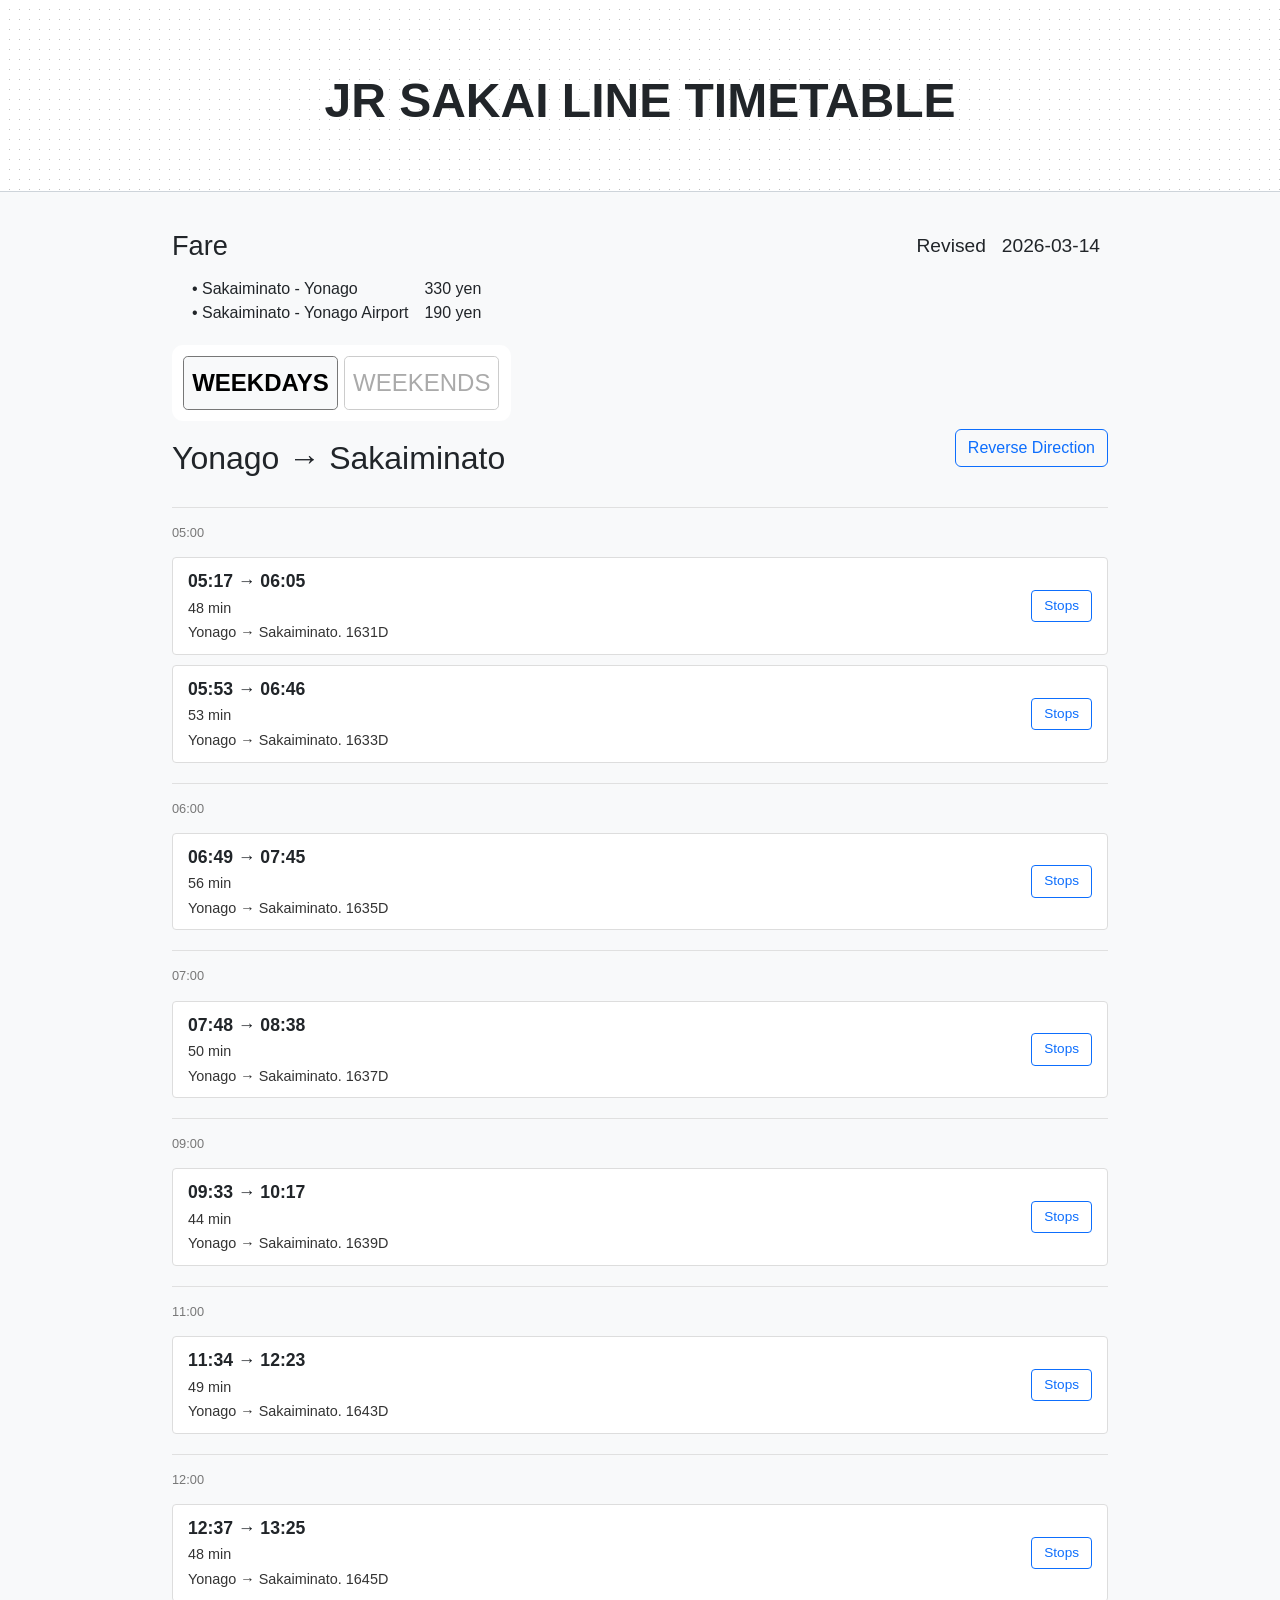
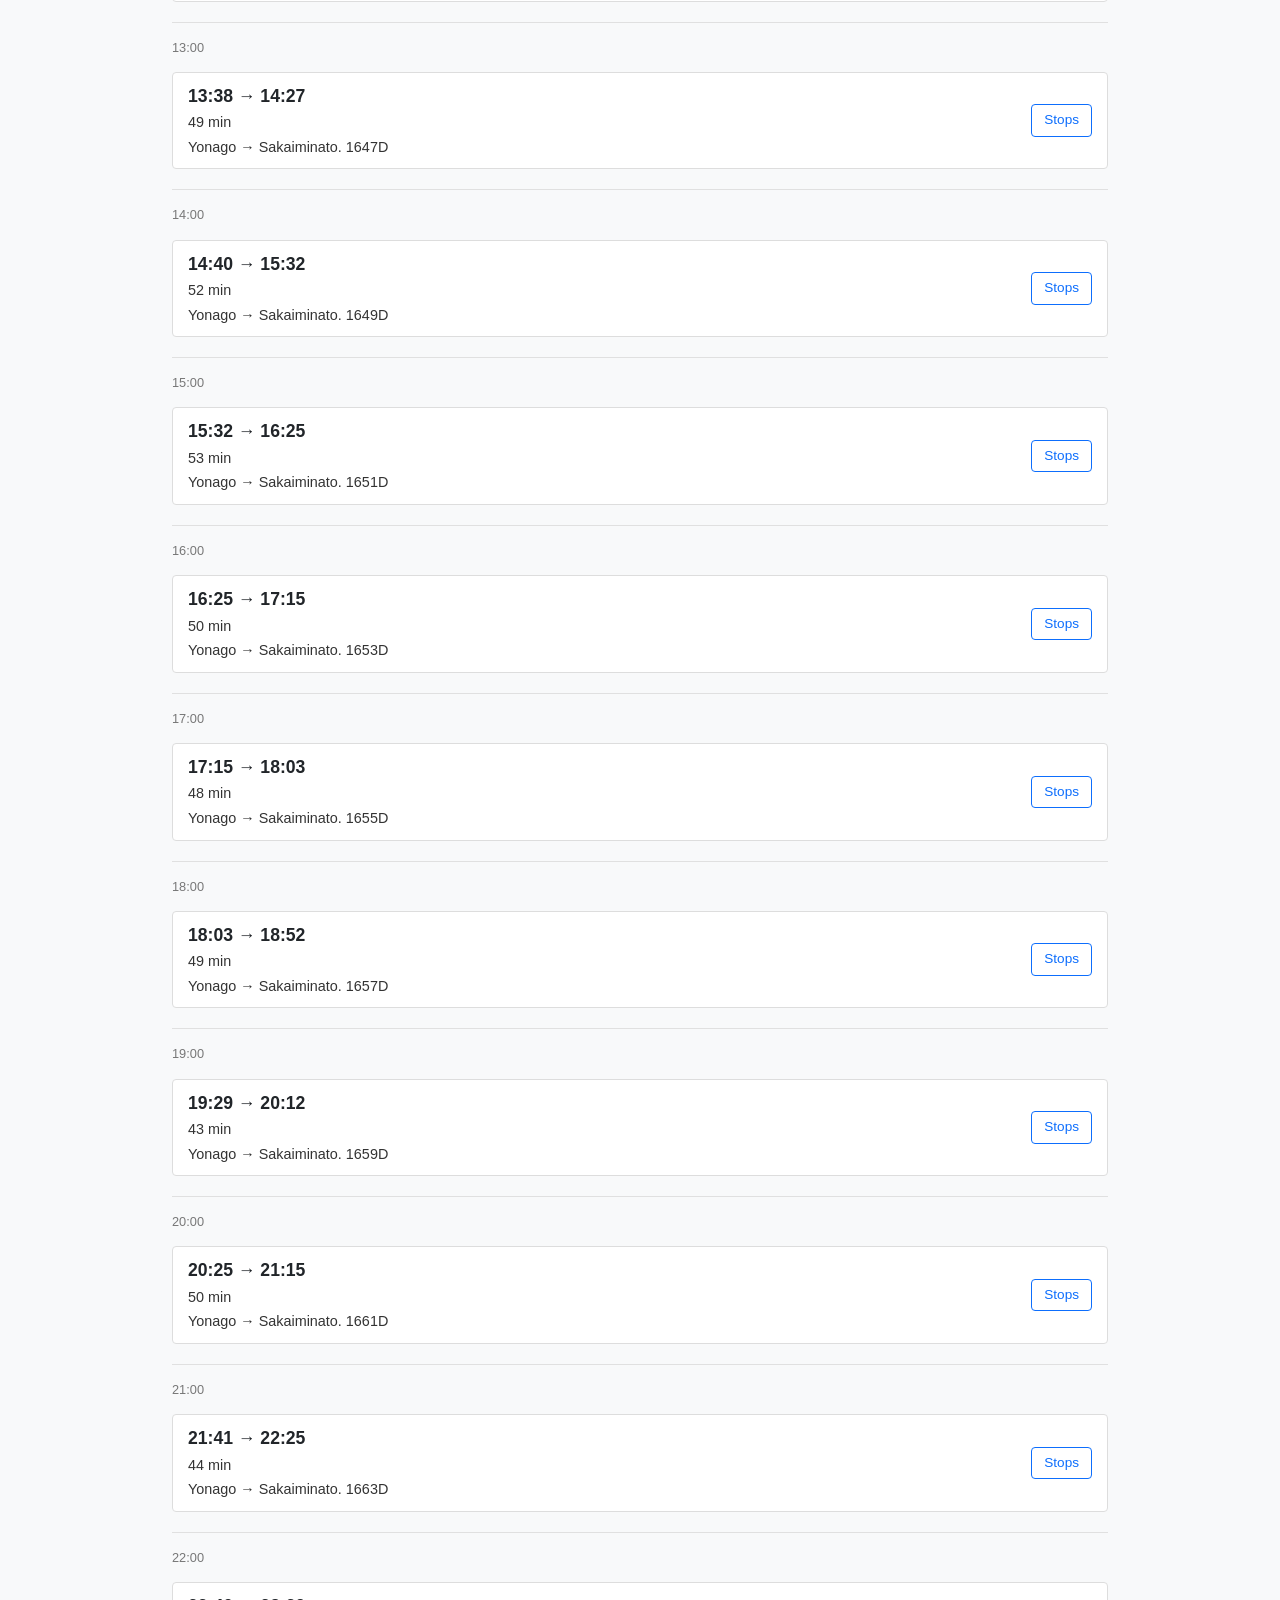
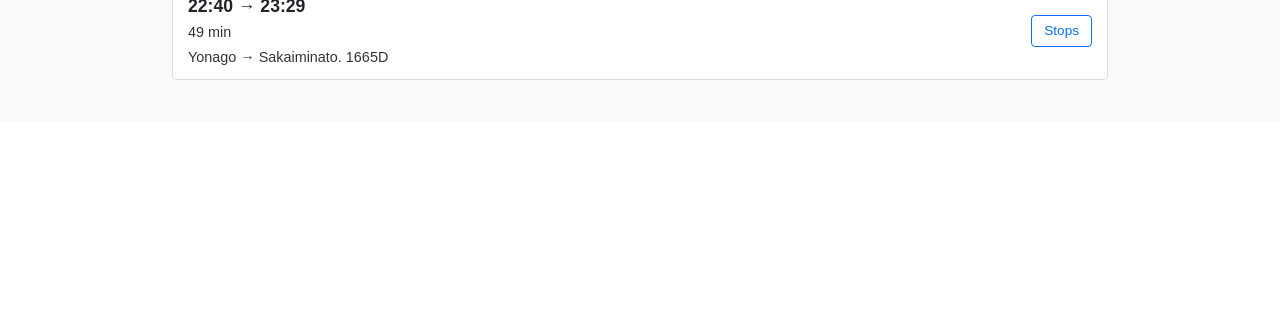
<file: index.html>
<!DOCTYPE html>
<html lang="en">
<head>
  <meta charset="UTF-8" />
  <meta name="viewport" content="width=device-width, initial-scale=1" />
  <title>Sakai Line</title>
  <meta name="description" content="JR Sakai Line Train Schedule (Yonago ↔ Sakaiminato). Check departure and arrival times, as well as ticket prices. Schedules are available for weekdays and weekends.">
  <meta name="keywords" content="JR Sakai Line, schedule, timetable, Kitaro, Tottori, Yonago, Sakaiminato, train, Japan">
  <meta property="og:title" content="JR Sakai Line Timetable">
  <meta property="og:description" content="Complete train schedule between Yonago and Sakaiminato, including fares and stops">
  <meta property="og:url" content="https://jr-sakai.vercel.app/">
  <meta property="og:type" content="website">
  <link rel="canonical" href="https://jr-sakai.vercel.app/">
  <link rel="stylesheet" href="https://cdnjs.cloudflare.com/ajax/libs/bootstrap/5.3.0/css/bootstrap.min.css" />
  <link rel="stylesheet" href="styles.css" />
  <!-- <link rel="icon" 
        type="image/svg+xml" 
        href="data:image/svg+xml,<svg xmlns=%22http://www.w3.org/2000/svg%22 width=%22256%22 height=%22256%22 viewBox=%220 0 100 100%22>
          <rect width=%22100%22 height=%22100%22 rx=%2250%22 fill=%22%234a36cf%22></rect>
          <path fill=%22%23fff%22 d=%22M25.36 25.78L36 25.78L36 64.56Q36 69.60 33.09 72.26Q30.19 74.92 24.94 74.92L24.94 74.92Q23.68 74.92 21.96 
          74.75Q20.25 74.57 18.64 74.25Q17.03 73.94 16.05 73.52L16.05 73.52L17.17 66.59L20.60 66.59Q25.36 66.59 25.36 62.67L25.36 62.67L25.36 25.78ZM64.14 
          25.08L64.14 25.08Q70.51 25.08 74.47 26.37Q78.42 27.67 80.28 30.78Q82.13 33.90 82.13 39.43L82.13 39.43Q82.13 42.79 81.25 45.34Q80.38 47.90 78.35 
          49.44Q76.32 50.98 72.82 51.40L72.82 51.40L72.82 51.75Q74.08 51.96 75.44 52.73Q76.81 53.50 78 55.00Q79.19 56.51 79.75 59.03L79.75 59.03L83.95 74.08L72.68 
          74.08L68.97 59.38Q68.34 57 67.12 56.09Q65.89 55.18 63.72 55.18L63.72 55.18Q58.96 55.18 55.70 55.14Q52.45 55.11 50.24 55.04Q48.04 54.97 46.29 54.90L46.29 
          54.90L46.50 47.13L63.93 47.13Q66.73 47.13 68.38 46.53Q70.02 45.94 70.69 44.40Q71.35 42.86 71.35 40.13L71.35 40.13Q71.35 37.33 70.69 35.82Q70.02 34.32 
          68.38 33.72Q66.73 33.13 63.93 33.13L63.93 33.13Q57.35 33.13 52.80 33.20Q48.25 33.27 46.57 33.41L46.57 33.41L45.52 25.78Q48.46 25.43 51.05 25.29Q53.64 
          25.15 56.72 25.11Q59.80 25.08 64.14 25.08ZM45.52 25.78L56.09 25.78L56.09 74.08L45.52 74.08L45.52 25.78Z%22>
        </path></svg>" /> -->
    <link rel="icon" type="image/svg+xml" href="favicon.svg" /> 
  </head>
<body>
  <header>
    <h1 class="text-center w-100">JR SAKAI LINE TIMETABLE</h1>
  </header> 
  <main>
    <div class="container">
      <div class="fare-header mb-2">
        <h4>Fare</h4>
        <div class="date d-flex flex-row">
          <span class="p-2">Revised </span>
          <div id="date" class="p-2"></div>
        </div>
      </div>
      <div class="row ms-2">
        <div class="fare-s-y col-12 col-sm-8 col-md-6 col-lg-4">
          <div class="d-flex justify-content-between">
            <div>• Sakaiminato - Yonago</div>
            <div id="fare-s-y"></div>
          </div>
          <div class="d-flex justify-content-between">
            <div>• Sakaiminato - Yonago Airport</div>
            <div id="fare-s-ay"></div>
          </div>
        </div>
      </div>
      <div class="toggle-container">
        <button id="weekdays-tab" class="toggle-btn toggle-btn--active">
          WEEKDAYS
        </button>
        <button id="weekends-tab" class="toggle-btn">
          WEEKENDS
        </button>
      </div>
      <div class="timetable-header mt-2 d-flex justify-content-between align-items-center">
        <h2 id="route-title" class="mb-0">Yonago → Sakaiminato</h2>
        <button id="toggle-direction" class="btn btn-outline-primary btn-toggle">
          Reverse Direction
        </button>
      </div>
      <div id="trains-list">
        <div class="text-muted">Loading…</div>
      </div>
    </div>
    <!-- SCRIPTS -->
    <script src="papaparse.min.js"></script>
    <script src="bootstrap.bundle.min.js"></script>
    <script src="app.js"></script>
  </main>
  <!-- FOOTER -->
  <footer class="mt-5 border-top">
    <div class="container mt-4">
      <div class="source px-4">
        <h5>SOURCE</h5>
        <ul>
          <li><a href="https://www.sakaiminato.net/access/" target="_blank">さかいみなと、と</a></li>
        </ul>
      </div>
      <div class="px-2">
        <h5>USEFUL LINKS</h5>
        <ul>
          <li><a href="https://www.jorudan.co.jp" target="_blank">ジョルダン</a></li>
          <li><a href="https://world.jorudan.co.jp/mln/en/?sub_lang=nosub" target="_blank">Japan Transit Planner</a></li>
        </ul>
      </div>
    </div>
    <div class="copyright pt-4">
      &copy; 2026
    </div>
  </footer>
</body>
</html>
</file>
<file: styles.css>
:root {
  --footer-height: 12rem;
}
@import url('https://fonts.googleapis.com/css2?family=Poppins:wght@400;700&display=swap');
@import url('https://fonts.googleapis.com/css2?family=Roboto:wght@400;500;600;700&display=swap');
body {
    font-family: 'Roboto', sans-serif;
    margin: 0;
    min-height: 100vh;    
    min-width: 320px; 
}
h1 {
    font-family: 'Poppins', sans-serif;
    font-weight: 400;  
    font-size: 3rem;    
}
h4{
    font-family: 'Roboto', sans-serif;
    margin-top: 1.75rem ;
    font-size: 1.7em;
}
main {
    background: #f8f9fa;
    position: relative;
    z-index: 20;
    padding-bottom: 2rem;
    margin-bottom: var(--footer-height); /* same as footer's `height` */
    /* background: url('https://www.brainpickings.org/wp-content/themes/brainpickings/images/bckgd_body.png'); */
}
.container{
    max-width: 60rem;  
    padding-top: 2rem;
}
.date{font-size: 1.2rem;}
.date,
.fare-s-y {
    font-family: 'Roboto', sans-serif;
    font-weight: 400;
}
.timetable-header h1 {
    font-size: 1.75rem;
    font-weight: bold;
}
.timetable-header .travel-time {
    font-size: 0.9rem;
    color: #555;
}
.controls {
    display: flex;
    flex-wrap: wrap;
    align-items: center;
    gap: 15px;
    margin-bottom: 20px;
}
.controls label {
    font-weight: 500;
}
.controls input[type="date"],
.controls input[type="time"],
.controls select {
    padding: 5px 8px;
    font-size: 1rem;
    border: 1px solid #ced4da;
    border-radius: 0.25rem;
    background-color: #fff;
}
.btn-toggle {
    margin-bottom: 20px;
}
.train-row {
    background-color: #fff;
    border: 1px solid #ddd;
    border-radius: 4px;
    margin-bottom: 10px;
    overflow: hidden;
    transition: background-color 0.2s;
}
.train-row .header-row {
    display: flex;
    justify-content: space-between;
    align-items: center;
    padding: 10px 15px;
    cursor: pointer;
}
.train-row .header-row:hover {
    background-color: #f1f1f1;
}
.train-info {
    display: flex;
    flex-direction: column;
}
.train-times {
    font-size: 1.1rem;
    font-weight: 600;
}
.train-line {
    font-size: 0.9rem;
    color: #333;
    margin-top: 3px;
}
.btn-stops {
    font-size: 0.85rem;
    padding: 5px 12px;
}
.stops-list {
    display: none;
    padding: 10px 15px;
    background-color: #fafafa;
    border-top: 1px solid #ddd;
}
.stops-list table {
    width: 100%;
}
.stops-list th,
.stops-list td {
    padding: 4px 8px;
    font-size: 0.9rem;
    border-bottom: 1px solid #e0e0e0;
}
.stops-list th {
    background-color: #f0f0f0;
}
.time-marker {
    font-size: 0.8rem;
    color: #777;
    padding-top: 15px;
    padding-bottom: 5px;
    border-top: 1px solid #e0e0e0;
    margin-top: 20px;
    margin-bottom: 10px;
}
/* WEEKDAY switcher */
.toggle-container {
    margin-top: 1.25rem;
    font-size: 1.5rem;
    font-weight: 500;
    display: inline-flex;
    overflow: hidden;
    border: .5rem solid #fff ;
    border-radius: .7rem;
    background: #fff;
}
.toggle-btn {
    color: #aaa;
    background: #fff;
    padding: 0.5rem 0.5rem;
    cursor: pointer;
    font-weight: 500;
    transition: background-color 0.3s, color 0.2s;
    border: 1px solid #ccc;
    margin: 0.2rem;
    border-radius: .3rem;
}
.toggle-btn + .toggle-btn {
    border: 1px solid #ccc;
    border-radius: .3rem;
}
.toggle-btn--active {
    background: #f8f9fa;
    color: #000;
    font-weight: 600;   
}
.toggle-btn:focus {
    outline: none;
}
.toggle-btn:first-child.toggle-btn--active {
    border: 1px solid #777;
    border-radius: .3rem;
}
.toggle-btn:last-child.toggle-btn--active {
    color: #f36c3a;
    border: 1px solid #777;
    border-radius: .3rem;
}

/* === Footer === */
footer .container {
    display: flex;
    color: #95a5a6;
    text-align: left;
    align-items: start; 
    justify-content: left;
    padding-top: .05rem;
}
footer h5 {
    font-size: .85rem;
    margin-bottom: 1rem;
    color: #ecf0f1; 
    text-transform: uppercase;
    letter-spacing: 0.05em;
}
footer ul {
    list-style: none;
    padding: 0;
    margin: 0;
}
footer a {
    text-decoration: none;
}
footer ul li a {
    font-size: .75rem;
    color: #bdc3c7;
    transition: color 0.1s;
    margin-bottom: 0.25rem;
    line-height: 150%;
}
footer ul li a:hover {
    color: #f39c12; 
}
.copyright {
    display: flex;
    font-size: 0.75rem;
    color: #95a5a6;
    justify-content: center;
    text-align: center;
    align-items: center;  
}
/* === Parallax overlay for the footer === */
footer {
    min-width: 20rem;
    display: flex;
    flex-direction: column;
    justify-content: center; 
    align-items: center; 
    position: fixed;
    padding: 3rem 0;
    /* background-image: url('https://images.unsplash.com/photo-1506744038136-46273834b3fb?auto=format&fit=crop&w=800&q=80'); */
    /* background-image: url('circles.png'); */
    /* background-size: cover;
    background-repeat: no-repeat;
    background-position: left bottom;
    background-attachment: fixed;  */
    /* -------------------------- */
    background-image: url('bckgd_dot_y.png');
    background-position: left bottom;
    background-attachment: fixed;
    /* -------------------------- */
    bottom: 0;
    left: 0;
    width: 100%;
    z-index: -1;
    height: var(--footer-height);  /* same as main's `margin-bottom:`*/
}
footer::before {
    content: "";
    position: absolute;
    inset: 0;
    /* background: rgba(67, 75, 83, 0.9);  */
    z-index: -1;
}

 /* === Parallax overlay for the header === */
header {
    min-height: 12rem;
    border-bottom: 1px solid #ced4da;
    background-image: url('bckgd_dot.png');
    background-position: left top;
    background-attachment: fixed;
    z-index: -1;
}
header::before {
    content: "";
    position: absolute;
    inset: 0;
    z-index: -1;
}
header h1 {
    text-shadow: 1px 1px 5px rgba(255, 255, 255, 0.95);
    font-weight: bold;
    position: fixed;
    top: 0;
    left: 0;
    width: 100vw;
    text-align: center;
    background: transparent; 
    margin: 4.5rem 0;
    pointer-events: none;    
}

/* === Fare header layout === */
.fare-header {
    display: flex;
    justify-content: space-between;
    align-items: center;
    width: 100%;
}

.fare-header h4 {
    margin: 0;
    flex-shrink: 0;
}

.fare-header .date {
    margin: 0;
}
</file>
